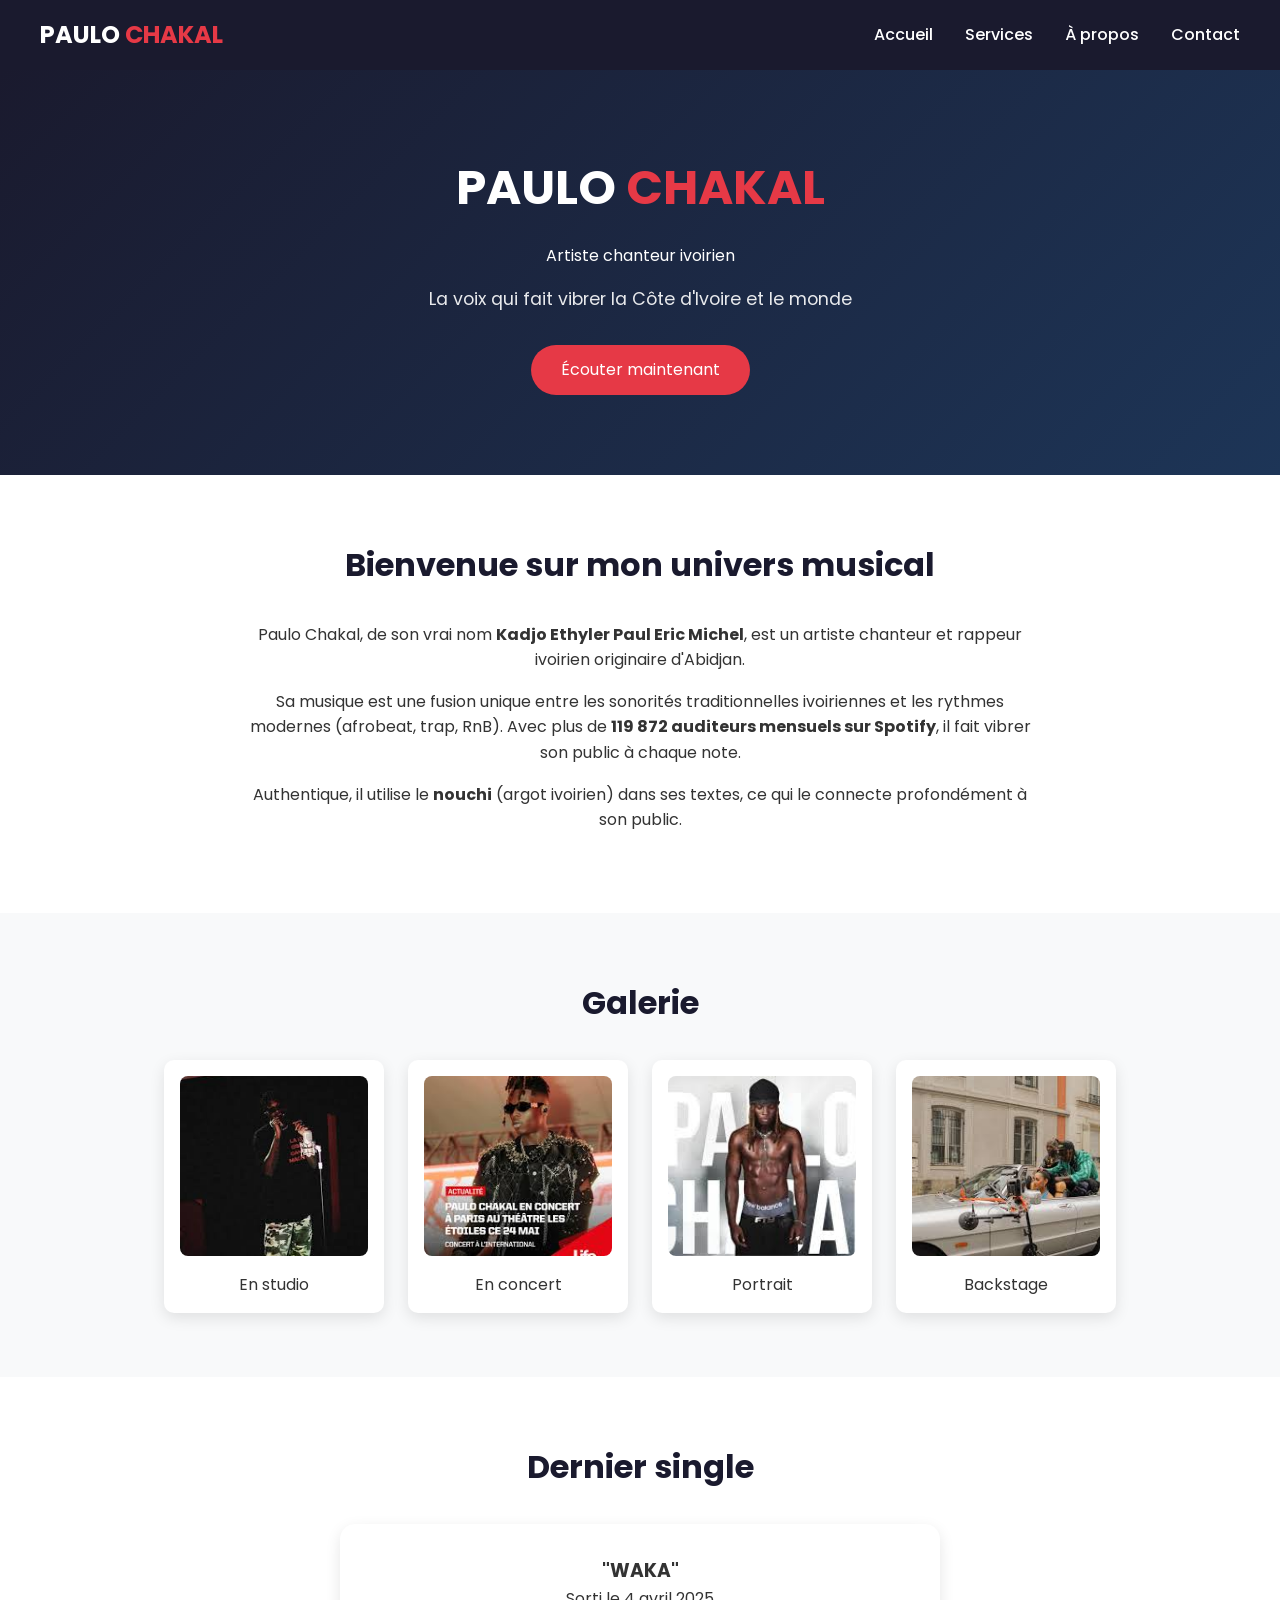
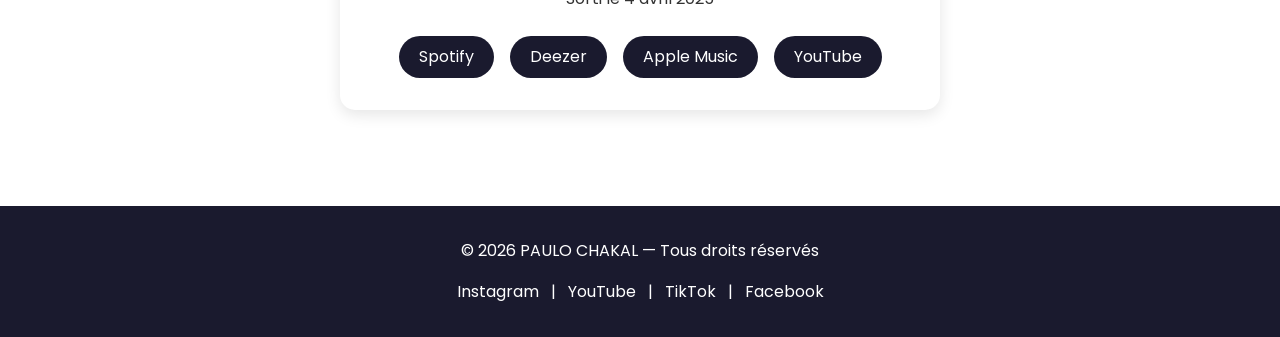
<file: index.html>
<!DOCTYPE html>
<html lang="fr">
<head>
    <meta charset="UTF-8">
    <meta name="viewport" content="width=device-width, initial-scale=1.0">
    <title>Paulo Chakal — Site Officiel</title>
    <link rel="stylesheet" href="css/style.css">
    <link href="https://fonts.googleapis.com/css2?family=Poppins:wght@300;400;500;600;700&display=swap" rel="stylesheet">
    <link rel="stylesheet" href="https://cdnjs.cloudflare.com/ajax/libs/font-awesome/6.5.1/css/all.min.css">
</head>
<body>
    <header>
        <nav>
            <div class="logo">PAULO <span>CHAKAL</span></div>
            <ul class="nav-links">
                <li><a href="index.html">Accueil</a></li>
                <li><a href="musique.html">Services</a></li>
                <li><a href="apropos.html">À propos</a></li>
                <li><a href="contact.html">Contact</a></li>
            </ul>
        </nav>
    </header>

    <main>
        <!-- Hero Section -->
        <section class="hero">
            <div class="hero-content">
                <h1>PAULO <span>CHAKAL</span></h1>
                <p>Artiste chanteur ivoirien</p>
                <p class="slogan">La voix qui fait vibrer la Côte d'Ivoire et le monde</p>
                <a href="musique.html" class="btn">Écouter maintenant</a>
            </div>
        </section>

        <!-- Section présentation -->
        <section class="section">
            <div class="container">
                <h2>Bienvenue sur mon univers musical</h2>
                <div class="presentation-text">
                    <p>Paulo Chakal, de son vrai nom <strong>Kadjo Ethyler Paul Eric Michel</strong>, est un artiste chanteur et rappeur ivoirien originaire d'Abidjan.</p>
                    <p>Sa musique est une fusion unique entre les sonorités traditionnelles ivoiriennes et les rythmes modernes (afrobeat, trap, RnB). Avec plus de <strong>119 872 auditeurs mensuels sur Spotify</strong>, il fait vibrer son public à chaque note.</p>
                    <p>Authentique, il utilise le <strong>nouchi</strong> (argot ivoirien) dans ses textes, ce qui le connecte profondément à son public.</p>
                </div>
            </div>
        </section>

        <!-- Galerie photos -->
        <section class="section bg-light">
            <div class="container">
                <h2>Galerie</h2>
                <div class="gallery-grid">
                    <div class="gallery-card">
                        <img src="images/paulo-au-studio.jpg" alt="En studio" class="gallery-image">
                        <p>En studio</p>
                    </div>
                    <div class="gallery-card">
                        <img src="images/paulo-en-concert.jpg" alt="En concert" class="gallery-image">
                        <p>En concert</p>
                    </div>
                    <div class="gallery-card">
                        <img src="images/paulo-portrait.jpg" alt="Portrait" class="gallery-image">
                        <p>Portrait</p>
                    </div>
                    <div class="gallery-card">
                        <img src="images/paulo-backstage.jpg" alt="Backstage" class="gallery-image">
                        <p>Backstage</p>
                    </div>
                </div>
            </div>
        </section>

        <!-- Dernier single -->
        <section class="section">
            <div class="container">
                <h2>Dernier single</h2>
                <div class="single-card">
                    <h3>"WAKA"</h3>
                    <p>Sorti le 4 avril 2025</p>
                    <div class="platforms">
                        <a href="https://open.spotify.com/artist/0RmMqOdyj5lvgDY2GU2R8q" target="_blank" class="platform-btn">Spotify</a>
                        <a href="https://www.deezer.com/fr/artist/106825712" target="_blank" class="platform-btn">Deezer</a>
                        <a href="https://music.apple.com/ca/artist/paulo-chakal/1531475071" target="_blank" class="platform-btn">Apple Music</a>
                        <a href="https://www.youtube.com/channel/UCrx4oCohN1D_DmCh16OACcA" target="_blank" class="platform-btn">YouTube</a>
                    </div>
                </div>
            </div>
        </section>
    </main>

    <footer>
        <p>&copy; 2026 PAULO CHAKAL — Tous droits réservés</p>
        <div class="social-links">
            <a href="https://www.instagram.com/paulo_chakal96/" target="_blank">Instagram</a> | 
            <a href="https://www.youtube.com/channel/UCrx4oCohN1D_DmCh16OACcA" target="_blank">YouTube</a> | 
            <a href="https://www.tiktok.com/@paulo_chakal96" target="_blank">TikTok</a> | 
            <a href="https://www.facebook.com/paulo.chakal.96" target="_blank">Facebook</a>
        </div>
    </footer>
</body>
</html>
</file>
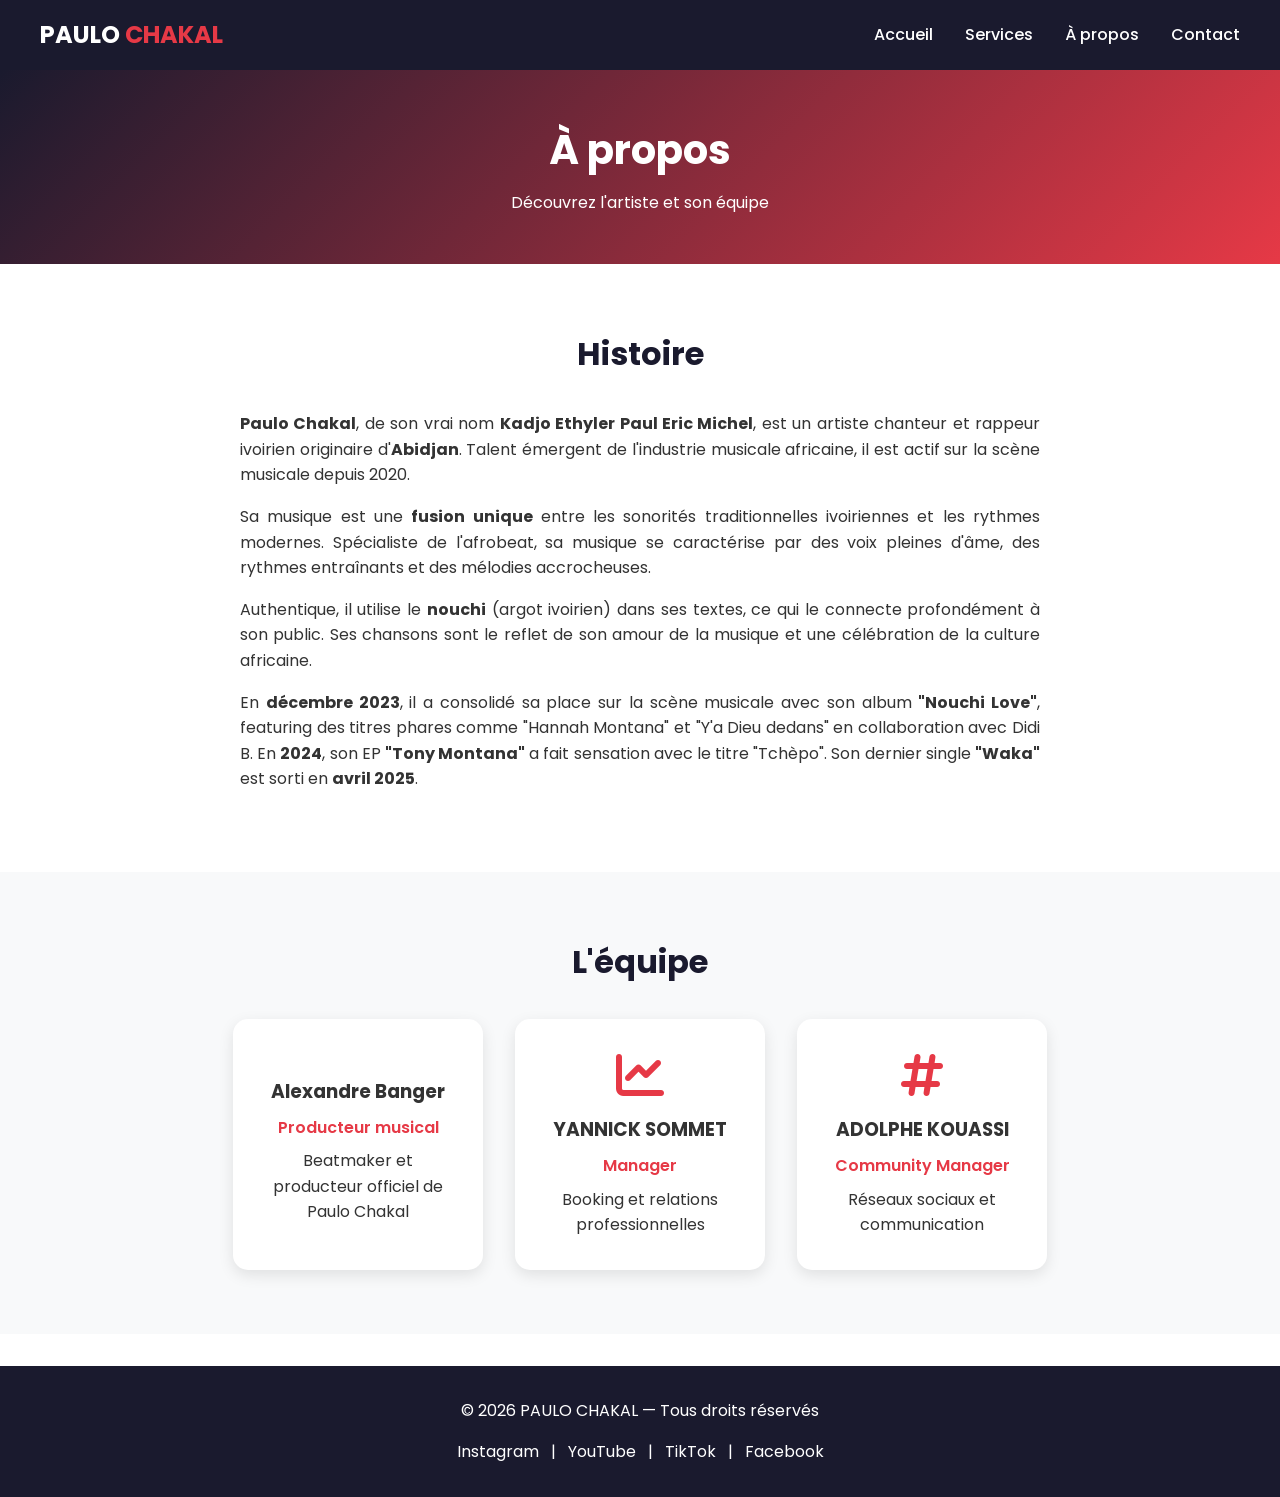
<file: apropos.html>
<!DOCTYPE html>
<html lang="fr">
<head>
    <meta charset="UTF-8">
    <meta name="viewport" content="width=device-width, initial-scale=1.0">
    <title>Paulo Chakal — À propos</title>
    <link rel="stylesheet" href="css/style.css">
    <link href="https://fonts.googleapis.com/css2?family=Poppins:wght@300;400;500;600;700&display=swap" rel="stylesheet">
    <link rel="stylesheet" href="https://cdnjs.cloudflare.com/ajax/libs/font-awesome/6.5.1/css/all.min.css">
</head>
<body>
    <header>
        <nav>
            <div class="logo">PAULO <span>CHAKAL</span></div>
            <ul class="nav-links">
                <li><a href="index.html">Accueil</a></li>
                <li><a href="musique.html">Services</a></li>
                <li><a href="apropos.html">À propos</a></li>
                <li><a href="contact.html">Contact</a></li>
            </ul>
        </nav>
    </header>

    <main>
        <section class="page-header">
            <h1>À propos</h1>
            <p>Découvrez l'artiste et son équipe</p>
        </section>

        <!-- Histoire -->
        <section class="section">
            <div class="container">
                <h2>Histoire</h2>
                <div class="histoire">
                    <p><strong>Paulo Chakal</strong>, de son vrai nom <strong>Kadjo Ethyler Paul Eric Michel</strong>, est un artiste chanteur et rappeur ivoirien originaire d'<strong>Abidjan</strong>. Talent émergent de l'industrie musicale africaine, il est actif sur la scène musicale depuis 2020.</p>
                    
                    <p>Sa musique est une <strong>fusion unique</strong> entre les sonorités traditionnelles ivoiriennes et les rythmes modernes. Spécialiste de l'afrobeat, sa musique se caractérise par des voix pleines d'âme, des rythmes entraînants et des mélodies accrocheuses.</p>
                    
                    <p>Authentique, il utilise le <strong>nouchi</strong> (argot ivoirien) dans ses textes, ce qui le connecte profondément à son public. Ses chansons sont le reflet de son amour de la musique et une célébration de la culture africaine.</p>
                    
                    <p>En <strong>décembre 2023</strong>, il a consolidé sa place sur la scène musicale avec son album <strong>"Nouchi Love"</strong>, featuring des titres phares comme "Hannah Montana" et "Y'a Dieu dedans" en collaboration avec Didi B. En <strong>2024</strong>, son EP <strong>"Tony Montana"</strong> a fait sensation avec le titre "Tchèpo". Son dernier single <strong>"Waka"</strong> est sorti en <strong>avril 2025</strong>.</p>
                </div>
            </div>
        </section>

        <!-- Équipe -->
        <section class="section bg-light">
            <div class="container">
                <h2>L'équipe</h2>
                <div class="team-grid">
                    <div class="team-card">
                        <div class="team-icon"><i class="fas fa-head-side-vr"></i></div>
                        <h3>Alexandre Banger</h3>
                        <p class="role">Producteur musical</p>
                        <p>Beatmaker et producteur officiel de Paulo Chakal</p>
                    </div>
                    <div class="team-card">
                        <div class="team-icon"><i class="fas fa-chart-line"></i></div>
                        <h3>YANNICK SOMMET</h3>
                        <p class="role">Manager</p>
                        <p>Booking et relations professionnelles</p>
                    </div>
                    <div class="team-card">
                        <div class="team-icon"><i class="fas fa-hashtag"></i></div>
                        <h3>ADOLPHE KOUASSI</h3>
                        <p class="role">Community Manager</p>
                        <p>Réseaux sociaux et communication</p>
                    </div>
                </div>
            </div>
        </section>
    </main>

    <footer>
        <p>&copy; 2026 PAULO CHAKAL — Tous droits réservés</p>
        <div class="social-links">
            <a href="https://www.instagram.com/paulo_chakal96/" target="_blank">Instagram</a> | 
            <a href="https://www.youtube.com/channel/UCrx4oCohN1D_DmCh16OACcA" target="_blank">YouTube</a> | 
            <a href="https://www.tiktok.com/@paulo_chakal96" target="_blank">TikTok</a> | 
            <a href="https://www.facebook.com/paulo.chakal.96" target="_blank">Facebook</a>
        </div>
    </footer>
</body>
</html>
</file>
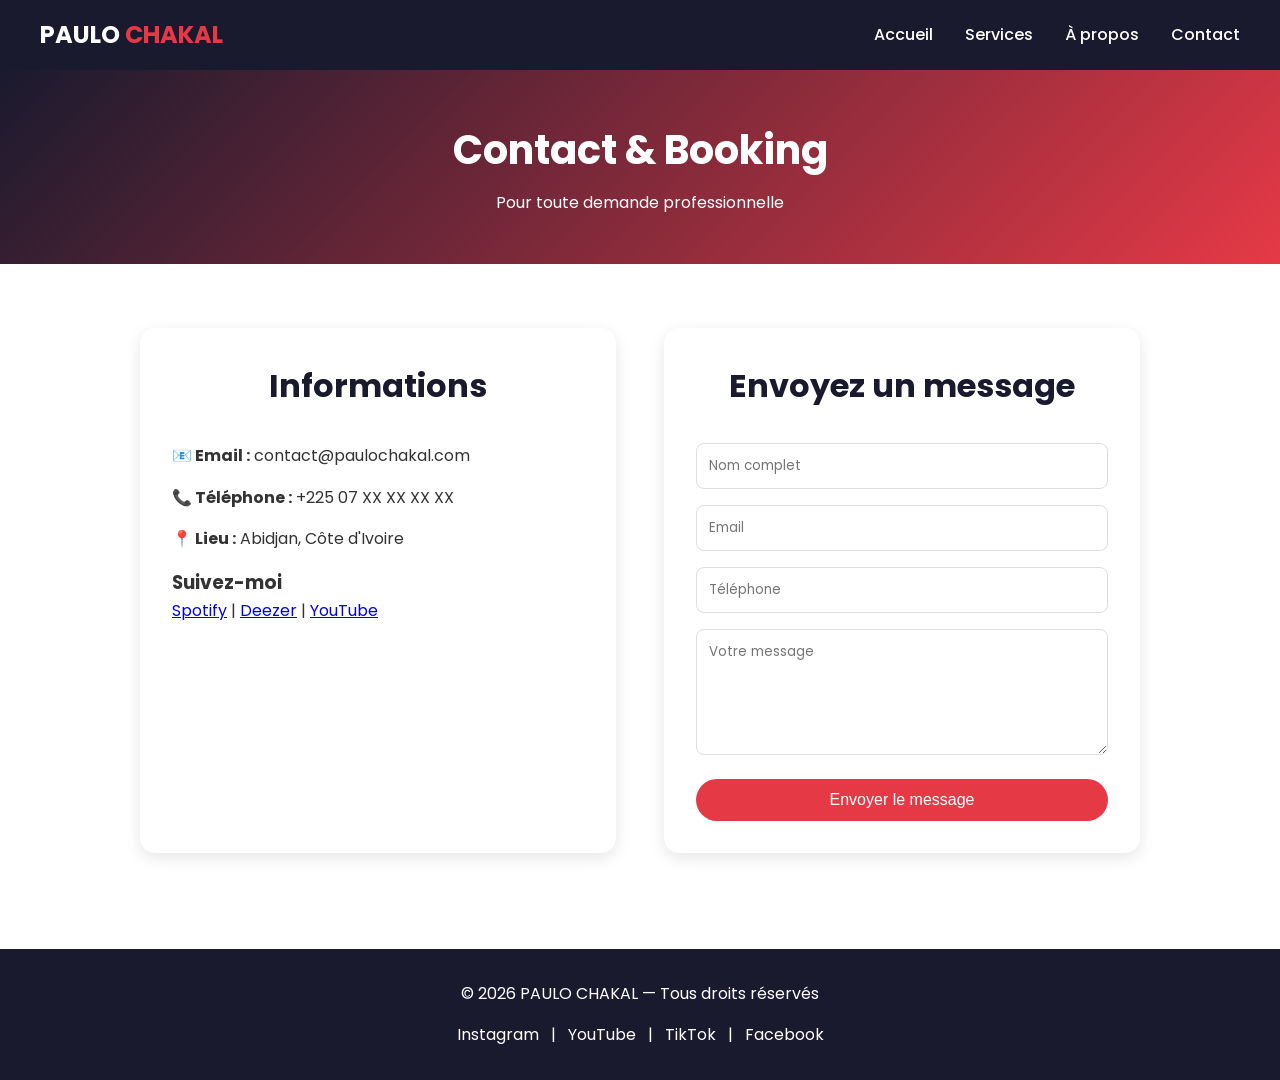
<file: contact.html>
<!DOCTYPE html>
<html lang="fr">
<head>
    <meta charset="UTF-8">
    <meta name="viewport" content="width=device-width, initial-scale=1.0">
    <title>Paulo Chakal — Contact</title>
    <link rel="stylesheet" href="css/style.css">
    <link href="https://fonts.googleapis.com/css2?family=Poppins:wght@300;400;500;600;700&display=swap" rel="stylesheet">
    <link rel="stylesheet" href="https://cdnjs.cloudflare.com/ajax/libs/font-awesome/6.5.1/css/all.min.css">
</head>
<body>
    <header>
        <nav>
            <div class="logo">PAULO <span>CHAKAL</span></div>
            <ul class="nav-links">
                <li><a href="index.html">Accueil</a></li>
                <li><a href="musique.html">Services</a></li>
                <li><a href="apropos.html">À propos</a></li>
                <li><a href="contact.html">Contact</a></li>
            </ul>
        </nav>
    </header>

    <main>
        <section class="page-header">
            <h1>Contact & Booking</h1>
            <p>Pour toute demande professionnelle</p>
        </section>

        <section class="section">
            <div class="container">
                <div class="contact-wrapper">
                    <div class="contact-info">
                        <h2>Informations</h2>
                        <p><strong>📧 Email :</strong> contact@paulochakal.com</p>
                        <p><strong>📞 Téléphone :</strong> +225 07 XX XX XX XX</p>
                        <p><strong>📍 Lieu :</strong> Abidjan, Côte d'Ivoire</p>
                        <div class="social-contact">
                            <h3>Suivez-moi</h3>
                            <a href="https://open.spotify.com/artist/0RmMqOdyj5lvgDY2GU2R8q" target="_blank">Spotify</a> |
                            <a href="https://www.deezer.com/fr/artist/106825712" target="_blank">Deezer</a> |
                            <a href="https://www.youtube.com/channel/UCrx4oCohN1D_DmCh16OACcA" target="_blank">YouTube</a>
                        </div>
                    </div>
                    <div class="contact-form">
                        <h2>Envoyez un message</h2>
                        <form action="#" method="post">
                            <input type="text" placeholder="Nom complet" required>
                            <input type="email" placeholder="Email" required>
                            <input type="tel" placeholder="Téléphone">
                            <textarea rows="5" placeholder="Votre message" required></textarea>
                            <button type="submit" class="btn-submit">Envoyer le message</button>
                        </form>
                    </div>
                </div>
            </div>
        </section>
    </main>

    <footer>
        <p>&copy; 2026 PAULO CHAKAL — Tous droits réservés</p>
        <div class="social-links">
            <a href="https://www.instagram.com/paulo_chakal96/" target="_blank">Instagram</a> | 
            <a href="https://www.youtube.com/channel/UCrx4oCohN1D_DmCh16OACcA" target="_blank">YouTube</a> | 
            <a href="https://www.tiktok.com/@paulo_chakal96" target="_blank">TikTok</a> | 
            <a href="https://www.facebook.com/paulo.chakal.96" target="_blank">Facebook</a>
        </div>
    </footer>
</body>
</html>
</file>
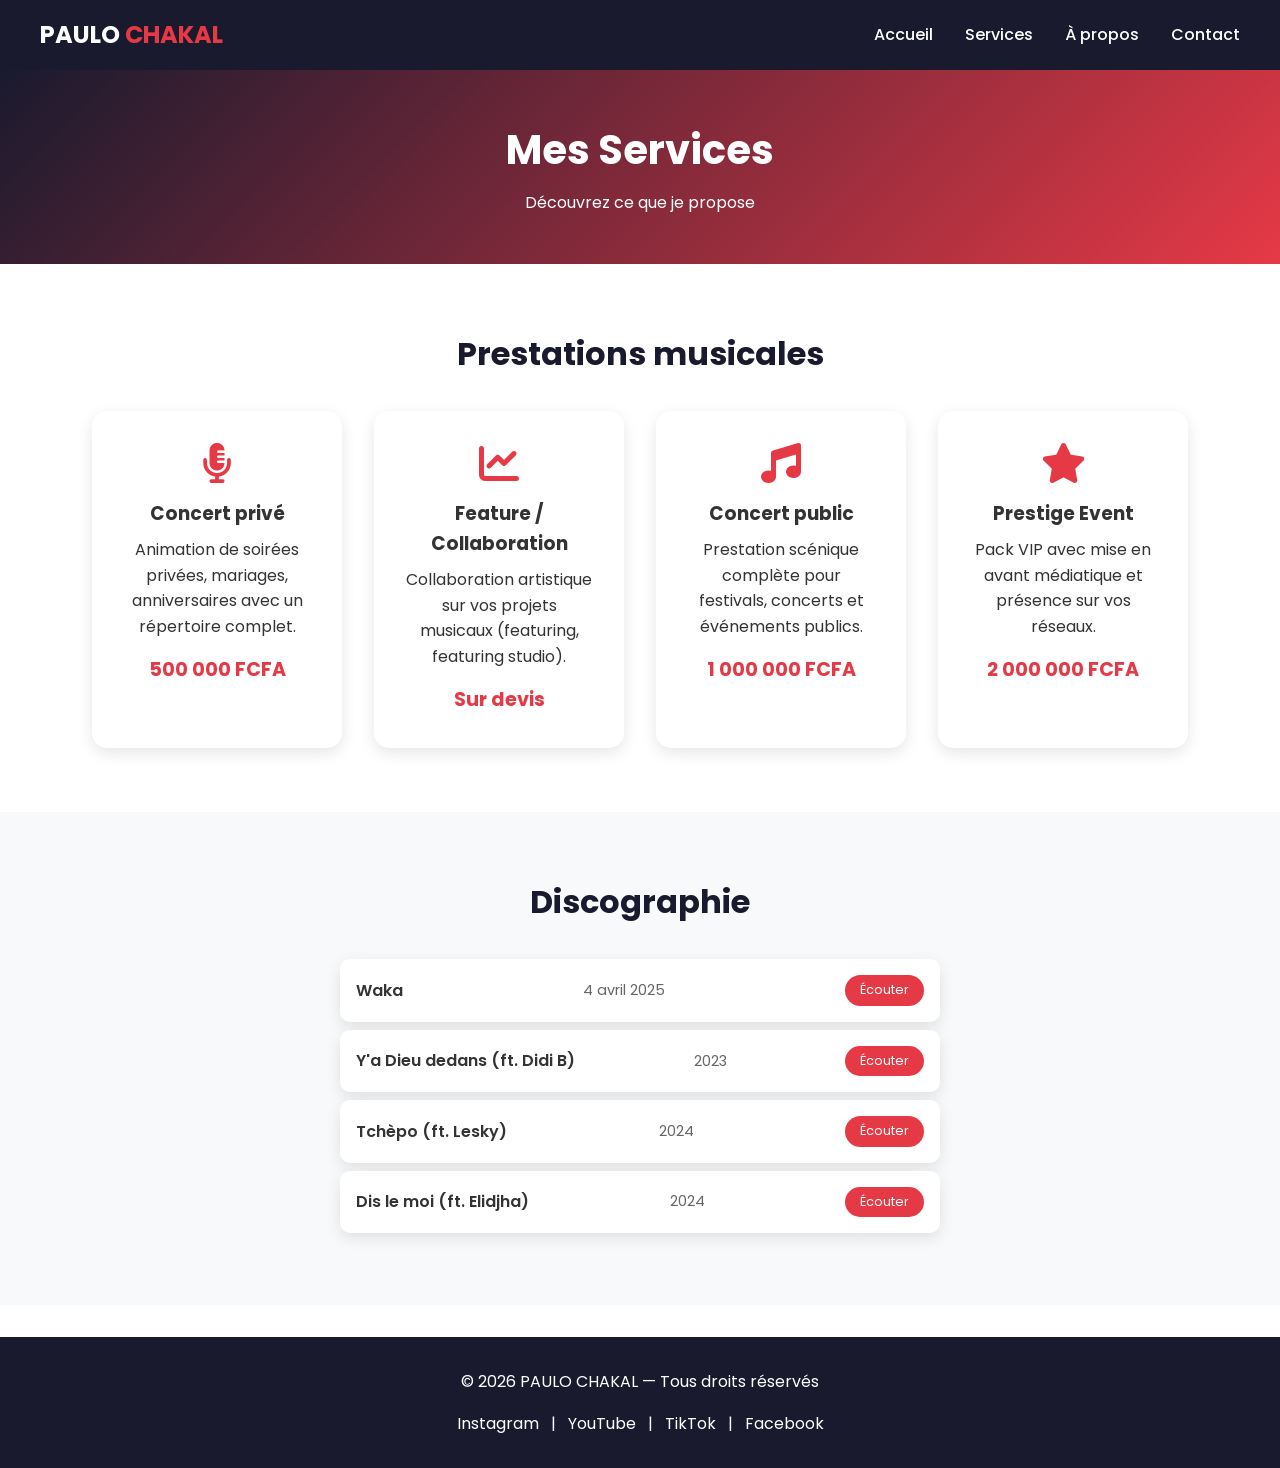
<file: musique.html>
<!DOCTYPE html>
<html lang="fr">
<head>
    <meta charset="UTF-8">
    <meta name="viewport" content="width=device-width, initial-scale=1.0">
    <title>Paulo Chakal — Services musicaux</title>
    <link rel="stylesheet" href="css/style.css">
    <link href="https://fonts.googleapis.com/css2?family=Poppins:wght@300;400;500;600;700&display=swap" rel="stylesheet">
    <link rel="stylesheet" href="https://cdnjs.cloudflare.com/ajax/libs/font-awesome/6.5.1/css/all.min.css">
</head>
<body>
    <header>
        <nav>
            <div class="logo">PAULO <span>CHAKAL</span></div>
            <ul class="nav-links">
                <li><a href="index.html">Accueil</a></li>
                <li><a href="musique.html">Services</a></li>
                <li><a href="apropos.html">À propos</a></li>
                <li><a href="contact.html">Contact</a></li>
            </ul>
        </nav>
    </header>

    <main>
        <section class="page-header">
            <h1>Mes Services</h1>
            <p>Découvrez ce que je propose</p>
        </section>

        <section class="section">
            <div class="container">
                <h2>Prestations musicales</h2>
                <div class="services-grid">
                    <div class="service-card">
                        <i class="fas fa-microphone-alt"></i>
                        <h3>Concert privé</h3>
                        <p>Animation de soirées privées, mariages, anniversaires avec un répertoire complet.</p>
                        <div class="price">500 000 FCFA</div>
                    </div>
                    <div class="service-card">
                        <i class="fas fa-chart-line"></i>
                        <h3>Feature / Collaboration</h3>
                        <p>Collaboration artistique sur vos projets musicaux (featuring, featuring studio).</p>
                        <div class="price">Sur devis</div>
                    </div>
                    <div class="service-card">
                        <i class="fas fa-music"></i>
                        <h3>Concert public</h3>
                        <p>Prestation scénique complète pour festivals, concerts et événements publics.</p>
                        <div class="price">1 000 000 FCFA</div>
                    </div>
                    <div class="service-card">
                        <i class="fas fa-star"></i>
                        <h3>Prestige Event</h3>
                        <p>Pack VIP avec mise en avant médiatique et présence sur vos réseaux.</p>
                        <div class="price">2 000 000 FCFA</div>
                    </div>
                </div>
            </div>
        </section>

        <!-- Discographie -->
        <section class="section bg-light">
            <div class="container">
                <h2>Discographie</h2>
                <div class="discography-list">
                    <div class="disc-item">
                        <span class="disc-title">Waka</span>
                        <span class="disc-date">4 avril 2025</span>
                        <a href="https://open.spotify.com/artist/0RmMqOdyj5lvgDY2GU2R8q" target="_blank" class="disc-link">Écouter</a>
                    </div>
                    <div class="disc-item">
                        <span class="disc-title">Y'a Dieu dedans (ft. Didi B)</span>
                        <span class="disc-date">2023</span>
                        <a href="https://open.spotify.com/track/574jgQplPQvMLmcbXuXn6U" target="_blank" class="disc-link">Écouter</a>
                    </div>
                    <div class="disc-item">
                        <span class="disc-title">Tchèpo (ft. Lesky)</span>
                        <span class="disc-date">2024</span>
                        <a href="https://open.spotify.com/artist/0RmMqOdyj5lvgDY2GU2R8q" target="_blank" class="disc-link">Écouter</a>
                    </div>
                    <div class="disc-item">
                        <span class="disc-title">Dis le moi (ft. Elidjha)</span>
                        <span class="disc-date">2024</span>
                        <a href="https://open.spotify.com/artist/0RmMqOdyj5lvgDY2GU2R8q" target="_blank" class="disc-link">Écouter</a>
                    </div>
                </div>
            </div>
        </section>
    </main>

    <footer>
        <p>&copy; 2026 PAULO CHAKAL — Tous droits réservés</p>
        <div class="social-links">
            <a href="https://www.instagram.com/paulo_chakal96/" target="_blank">Instagram</a> | 
            <a href="https://www.youtube.com/channel/UCrx4oCohN1D_DmCh16OACcA" target="_blank">YouTube</a> | 
            <a href="https://www.tiktok.com/@paulo_chakal96" target="_blank">TikTok</a> | 
            <a href="https://www.facebook.com/paulo.chakal.96" target="_blank">Facebook</a>
        </div>
    </footer>
</body>
</html>
</file>
<file: css/style.css>
/* ========== VARIABLES ========== */
:root {
    --primary: #E63946;
    --secondary: #1D3557;
    --dark: #1a1a2e;
    --light: #f8f9fa;
    --text: #333;
    --white: #fff;
    --shadow: 0 5px 15px rgba(0,0,0,0.1);
}

/* ========== RESET ========== */
* {
    margin: 0;
    padding: 0;
    box-sizing: border-box;
}

body {
    font-family: 'Poppins', sans-serif;
    line-height: 1.6;
    color: var(--text);
}

/* ========== NAVIGATION ========== */
header {
    background: var(--dark);
    padding: 1rem 2rem;
    position: sticky;
    top: 0;
    z-index: 1000;
}

nav {
    display: flex;
    justify-content: space-between;
    align-items: center;
    max-width: 1200px;
    margin: 0 auto;
}

.logo {
    font-size: 1.5rem;
    font-weight: 700;
    color: var(--white);
}

.logo span {
    color: var(--primary);
}

.nav-links {
    display: flex;
    list-style: none;
    gap: 2rem;
}

.nav-links a {
    color: var(--white);
    text-decoration: none;
    font-weight: 500;
    transition: color 0.3s;
}

.nav-links a:hover {
    color: var(--primary);
}

/* ========== HERO ========== */
.hero {
    background: linear-gradient(135deg, var(--dark), var(--secondary));
    color: var(--white);
    text-align: center;
    padding: 5rem 2rem;
}

.hero h1 {
    font-size: 3rem;
    margin-bottom: 1rem;
}

.hero h1 span {
    color: var(--primary);
}

.slogan {
    margin: 1rem 0 2rem;
    font-size: 1.1rem;
    opacity: 0.9;
}

.btn {
    display: inline-block;
    background: var(--primary);
    color: var(--white);
    padding: 12px 30px;
    text-decoration: none;
    border-radius: 30px;
    transition: 0.3s;
}

.btn:hover {
    background: var(--secondary);
    transform: translateY(-3px);
}

/* ========== SECTIONS ========== */
.section {
    padding: 4rem 2rem;
}

.container {
    max-width: 1200px;
    margin: 0 auto;
}

.bg-light {
    background: var(--light);
}

h2 {
    text-align: center;
    font-size: 2rem;
    margin-bottom: 2rem;
    color: var(--dark);
}

/* ========== PRÉSENTATION ========== */
.presentation-text {
    max-width: 800px;
    margin: 0 auto;
    text-align: center;
}

.presentation-text p {
    margin-bottom: 1rem;
}

/* ========== GALERIE ========== */
.gallery-grid {
    display: flex;
    justify-content: center;
    gap: 1.5rem;
    flex-wrap: wrap;
}

.gallery-card {
    background: var(--white);
    border-radius: 10px;
    padding: 1rem;
    text-align: center;
    width: 220px;
    box-shadow: var(--shadow);
    transition: transform 0.3s;
}

.gallery-card:hover {
    transform: translateY(-5px);
}

.gallery-image {
    width: 100%;
    height: 180px;
    object-fit: cover;
    border-radius: 8px;
    margin-bottom: 0.5rem;
}

/* ========== SERVICES (page musique.html) ========== */
.services-grid {
    display: flex;
    justify-content: center;
    gap: 2rem;
    flex-wrap: wrap;
}

.service-card {
    background: var(--white);
    border-radius: 15px;
    padding: 2rem;
    text-align: center;
    width: 250px;
    box-shadow: var(--shadow);
    transition: transform 0.3s;
}

.service-card:hover {
    transform: translateY(-5px);
}

.service-card i {
    font-size: 2.5rem;
    color: var(--primary);
    margin-bottom: 1rem;
}

.service-card h3 {
    margin-bottom: 0.5rem;
}

.price {
    font-weight: bold;
    color: var(--primary);
    margin-top: 1rem;
    font-size: 1.2rem;
}

/* ========== DISCOGRAPHIE ========== */
.discography-list {
    max-width: 600px;
    margin: 0 auto;
}

.disc-item {
    display: flex;
    justify-content: space-between;
    align-items: center;
    background: var(--white);
    padding: 1rem;
    margin: 0.5rem 0;
    border-radius: 10px;
    box-shadow: var(--shadow);
}

.disc-title {
    font-weight: 600;
}

.disc-date {
    color: #666;
    font-size: 0.9rem;
}

.disc-link {
    background: var(--primary);
    color: var(--white);
    padding: 5px 15px;
    text-decoration: none;
    border-radius: 20px;
    font-size: 0.8rem;
}

/* ========== SINGLE ========== */
.single-card {
    background: var(--white);
    border-radius: 15px;
    padding: 2rem;
    text-align: center;
    box-shadow: var(--shadow);
    max-width: 600px;
    margin: 0 auto;
}

.platforms {
    display: flex;
    justify-content: center;
    gap: 1rem;
    flex-wrap: wrap;
    margin-top: 1.5rem;
}

.platform-btn {
    background: var(--dark);
    color: var(--white);
    padding: 8px 20px;
    text-decoration: none;
    border-radius: 25px;
    transition: 0.3s;
}

.platform-btn:hover {
    background: var(--primary);
}

/* ========== ÉQUIPE (apropos.html) ========== */
.team-grid {
    display: flex;
    justify-content: center;
    gap: 2rem;
    flex-wrap: wrap;
}

.team-card {
    background: var(--white);
    border-radius: 15px;
    padding: 2rem;
    text-align: center;
    width: 250px;
    box-shadow: var(--shadow);
}

.team-icon i {
    font-size: 3rem;
    color: var(--primary);
    margin-bottom: 1rem;
}

.role {
    color: var(--primary);
    font-weight: 600;
    margin: 0.5rem 0;
}

/* ========== HISTOIRE ========== */
.histoire {
    max-width: 800px;
    margin: 0 auto;
}

.histoire p {
    margin-bottom: 1rem;
    text-align: justify;
}

/* ========== CONTACT ========== */
.contact-wrapper {
    display: flex;
    flex-wrap: wrap;
    gap: 3rem;
    max-width: 1000px;
    margin: 0 auto;
}

.contact-info, .contact-form {
    flex: 1;
    min-width: 280px;
    background: var(--white);
    padding: 2rem;
    border-radius: 15px;
    box-shadow: var(--shadow);
}

.contact-info p {
    margin: 1rem 0;
}

.contact-form input, .contact-form textarea {
    width: 100%;
    padding: 12px;
    margin-bottom: 1rem;
    border: 1px solid #ddd;
    border-radius: 8px;
    font-family: inherit;
}

.contact-form textarea {
    resize: vertical;
}

.btn-submit {
    background: var(--primary);
    color: var(--white);
    padding: 12px 30px;
    border: none;
    border-radius: 30px;
    cursor: pointer;
    width: 100%;
    font-size: 1rem;
    transition: 0.3s;
}

.btn-submit:hover {
    background: var(--secondary);
}

/* ========== PAGE HEADER ========== */
.page-header {
    background: linear-gradient(135deg, var(--dark), var(--primary));
    color: var(--white);
    text-align: center;
    padding: 3rem 2rem;
}

.page-header h1 {
    font-size: 2.5rem;
    margin-bottom: 0.5rem;
}

/* ========== FOOTER ========== */
footer {
    background: var(--dark);
    color: var(--white);
    text-align: center;
    padding: 2rem;
    margin-top: 2rem;
}

.social-links {
    margin-top: 1rem;
}

.social-links a {
    color: var(--white);
    text-decoration: none;
    margin: 0 0.5rem;
}

.social-links a:hover {
    color: var(--primary);
}

/* ========== RESPONSIVE ========== */
@media (max-width: 768px) {
    .nav-links {
        display: none;
    }
    
    h1 {
        font-size: 2rem;
    }
    
    h2 {
        font-size: 1.5rem;
    }
    
    .gallery-card, .service-card, .team-card {
        width: 100%;
        max-width: 280px;
    }
}
</file>
